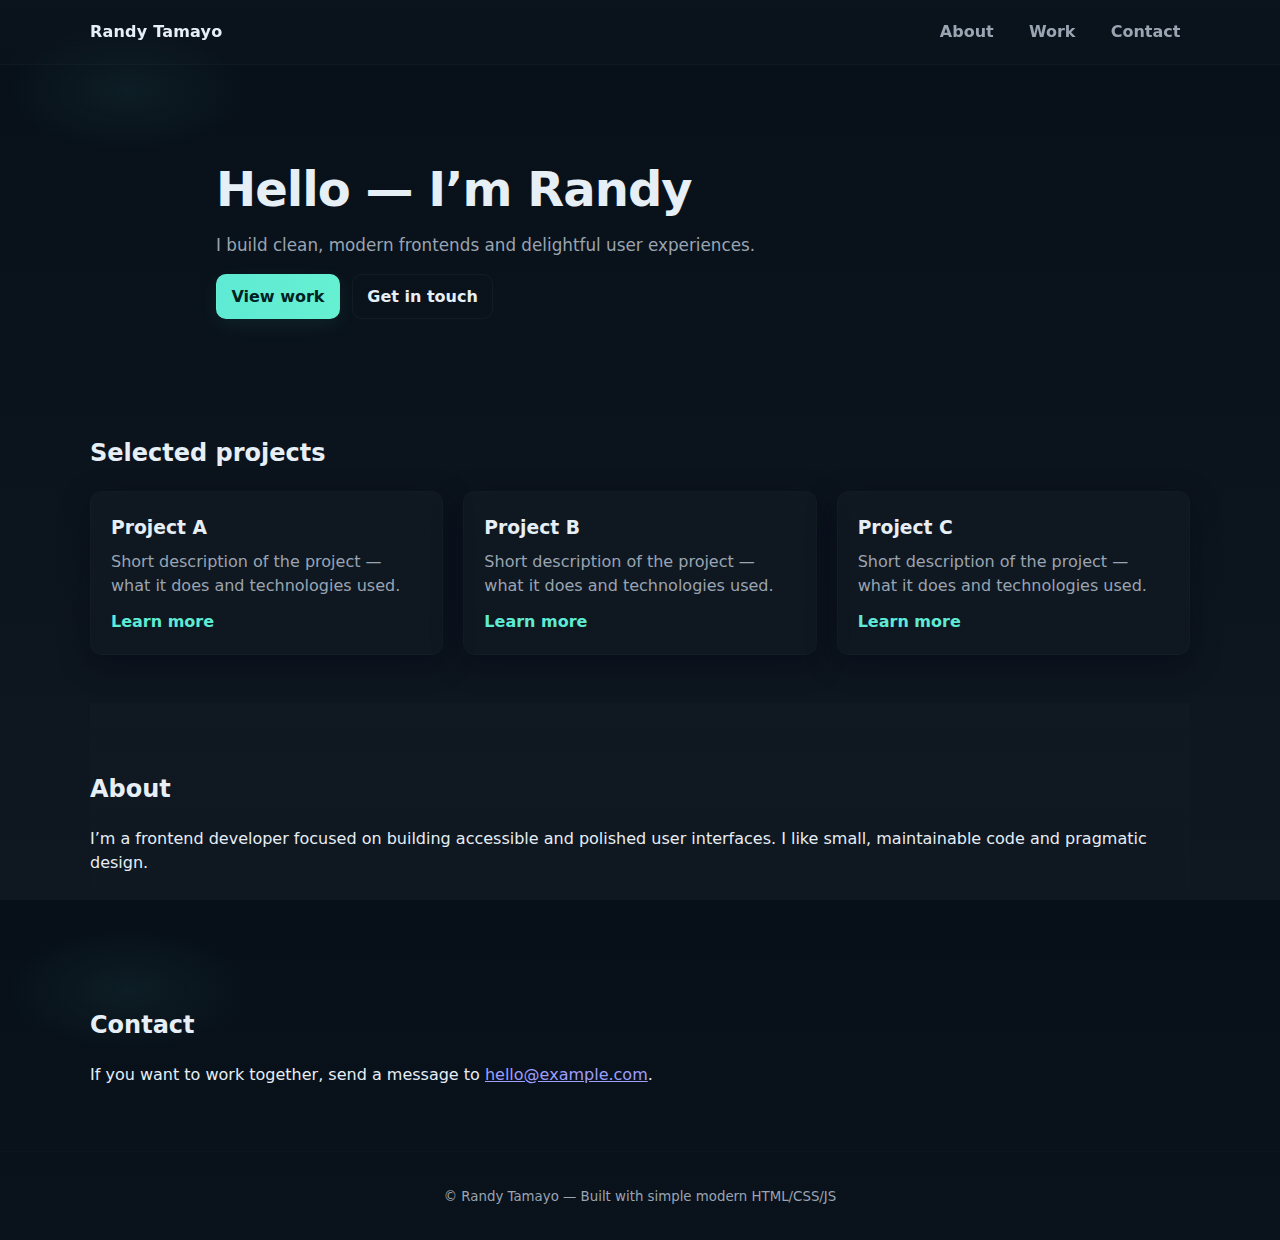
<file: index.html>
<!doctype html>
<html lang="en">
<head>
  <meta charset="utf-8" />
  <meta name="viewport" content="width=device-width,initial-scale=1" />
  <title>Randy Tamayo Portfolio</title>
  <meta name="description" content="Randy Tamayo — frontend portfolio" />
  <link rel="stylesheet" href="styles.css" />
</head>
<body>
  <header class="site-header">
    <div class="container header-inner">
      <a class="brand" href="#">Randy Tamayo</a>
      <button id="navToggle" class="nav-toggle" aria-expanded="false" aria-label="Toggle menu">
        <span class="hamburger"></span>
      </button>
      <nav id="siteNav" class="site-nav" aria-label="Main navigation">
        <a href="#about">About</a>
        <a href="#work">Work</a>
        <a href="#contact">Contact</a>
      </nav>
    </div>
  </header>

  <main>
    <section class="hero">
      <div class="container hero-inner">
        <h1>Hello — I’m Randy</h1>
        <p class="lead">I build clean, modern frontends and delightful user experiences.</p>
        <div class="hero-cta">
          <a class="btn primary" href="#work">View work</a>
          <a class="btn ghost" href="#contact">Get in touch</a>
        </div>
      </div>
    </section>

    <section id="work" class="container section">
      <h2 class="section-title">Selected projects</h2>
      <div class="grid">
        <article class="card">
          <h3>Project A</h3>
          <p>Short description of the project — what it does and technologies used.</p>
          <a class="card-link" href="#">Learn more</a>
        </article>

        <article class="card">
          <h3>Project B</h3>
          <p>Short description of the project — what it does and technologies used.</p>
          <a class="card-link" href="#">Learn more</a>
        </article>

        <article class="card">
          <h3>Project C</h3>
          <p>Short description of the project — what it does and technologies used.</p>
          <a class="card-link" href="#">Learn more</a>
        </article>
      </div>
    </section>

    <section id="about" class="container section muted">
      <h2 class="section-title">About</h2>
      <p>
        I’m a frontend developer focused on building accessible and polished user interfaces. I like small, maintainable code and pragmatic design.
      </p>
    </section>

    <section id="contact" class="container section">
      <h2 class="section-title">Contact</h2>
      <p>If you want to work together, send a message to <a href="mailto:hello@example.com">hello@example.com</a>.</p>
    </section>
  </main>

  <footer class="site-footer">
    <div class="container">
      <small>© <span id="year"></span> Randy Tamayo — Built with simple modern HTML/CSS/JS</small>
    </div>
  </footer>

  <script src="script.js" defer></script>
</body>
</html>
</file>
<file: styles.css>
:root{
  --bg: #0f1720;
  --card: #0f1727;
  --muted: #9aa4b2;
  --text: #e6eef6;
  --accent: #5eead4; /* soft teal */
  --glass: rgba(255,255,255,0.04);
  --radius: 12px;
  --container: 1100px;
  --gap: 1.25rem;
  font-family: Inter, ui-sans-serif, system-ui, -apple-system, "Segoe UI", Roboto, "Helvetica Neue", Arial;
  color-scheme: dark;
  -webkit-font-smoothing:antialiased;
  -moz-osx-font-smoothing:grayscale;
}

*{box-sizing:border-box}
html,body{height:100%}
body{
  margin:0;
  background:
    radial-gradient(1200px 600px at 10% 10%, rgba(94,234,212,0.06), transparent 10%),
    linear-gradient(180deg, #071019 0%, var(--bg) 100%);
  color:var(--text);
  line-height:1.5;
  font-size:16px;
}

/* Layout container */
.container{
  max-width:var(--container);
  margin:0 auto;
  padding:0 1rem;
}

/* Header */
.site-header{
  position:sticky;
  top:0;
  backdrop-filter:blur(6px);
  background: linear-gradient(180deg, rgba(255,255,255,0.02), rgba(255,255,255,0.01));
  border-bottom: 1px solid rgba(255,255,255,0.02);
  z-index:40;
}
.header-inner{
  display:flex;
  align-items:center;
  gap:1rem;
  padding:0.75rem 0;
}
.brand{
  font-weight:700;
  color:var(--text);
  text-decoration:none;
  letter-spacing:0.2px;
}
.site-nav{
  margin-left:auto;
  display:flex;
  gap:1rem;
  align-items:center;
}
.site-nav a{
  color:var(--muted);
  text-decoration:none;
  padding:0.5rem 0.6rem;
  border-radius:8px;
  transition:all .18s ease;
  font-weight:600;
}
.site-nav a:hover{
  color:var(--text);
  background:var(--glass);
}

/* Mobile nav */
.nav-toggle{
  display:none;
  background:transparent;
  border:0;
  padding:6px;
  margin-left:auto;
}
.hamburger{
  display:block;
  width:22px;
  height:2px;
  background:var(--text);
  position:relative;
}
.hamburger::before,.hamburger::after{
  content:"";
  position:absolute;
  left:0;
  width:22px;
  height:2px;
  background:var(--text);
  transition:transform .18s ease, opacity .18s ease;
}
.hamburger::before{top:-7px}
.hamburger::after{top:7px}

/* Hero */
.hero{
  padding:5.5rem 0 3rem;
  text-align:left;
}
.hero-inner{max-width:880px}
.hero h1{
  margin:0 0 .5rem;
  font-size: clamp(1.8rem, 3.8vw, 3rem);
  letter-spacing:-0.02em;
}
.lead{color:var(--muted); margin:0 0 1rem; font-size:1.05rem}
.hero-cta{display:flex; gap:.75rem; margin-top:1rem}
.btn{
  display:inline-block;
  padding:0.6rem 0.9rem;
  border-radius:10px;
  text-decoration:none;
  font-weight:600;
  border:1px solid transparent;
  cursor:pointer;
}
.btn.primary{
  background:linear-gradient(90deg,var(--accent),#66f0d2);
  color:#022;
  box-shadow:0 6px 20px rgba(94,234,212,0.07);
}
.btn.ghost{
  background:transparent;
  color:var(--text);
  border:1px solid rgba(255,255,255,0.04);
}

/* Sections */
.section{padding:3rem 0}
.muted{background:linear-gradient(180deg, rgba(255,255,255,0.01), transparent);}

/* Grid and cards */
.grid{
  display:grid;
  grid-template-columns:repeat(auto-fit,minmax(220px,1fr));
  gap:var(--gap);
  margin-top:1.25rem;
}
.card{
  background:linear-gradient(180deg, rgba(255,255,255,0.02), rgba(255,255,255,0.01));
  padding:1.25rem;
  border-radius:var(--radius);
  border:1px solid rgba(255,255,255,0.02);
  box-shadow:0 8px 30px rgba(2,6,23,0.45);
  transition:transform .18s ease, box-shadow .18s ease;
}
.card h3{margin:.1rem 0 .5rem}
.card p{color:var(--muted); margin:0 0 .75rem}
.card-link{color:var(--accent); text-decoration:none; font-weight:700}

/* Footer */
.site-footer{
  padding:2rem 0;
  border-top:1px solid rgba(255,255,255,0.02);
  color:var(--muted);
  text-align:center;
}

/* Responsive adjustments */
@media (max-width:780px){
  .site-nav{position:fixed; inset:auto 0 0 0; background:linear-gradient(180deg, rgba(2,6,23,0.95), rgba(2,6,23,0.98)); padding:1.25rem; transform:translateY(110%); transition:transform .24s ease; flex-direction:column; gap:.5rem}
  .site-nav.show{transform:translateY(0)}
  .nav-toggle{display:inline-flex}
  .site-nav a{padding:.75rem 1rem; border-radius:10px}
}
</file>
